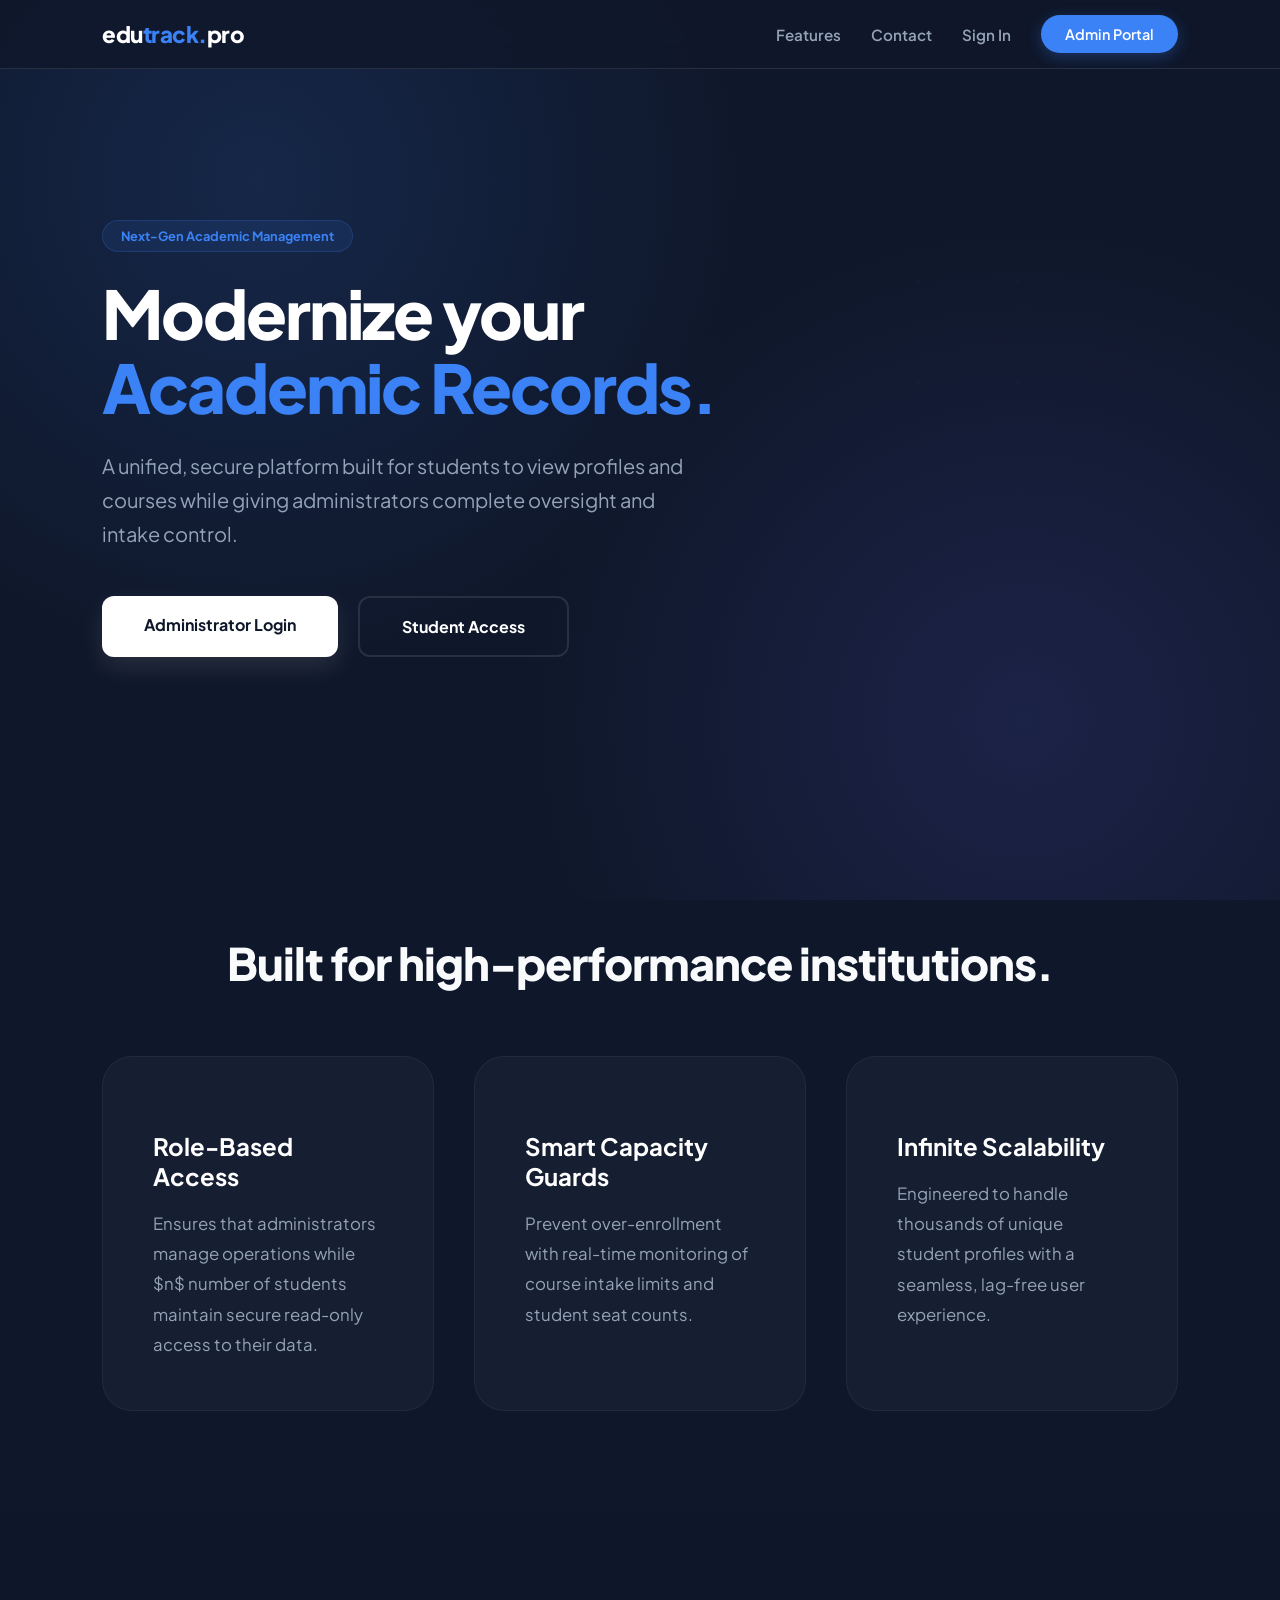
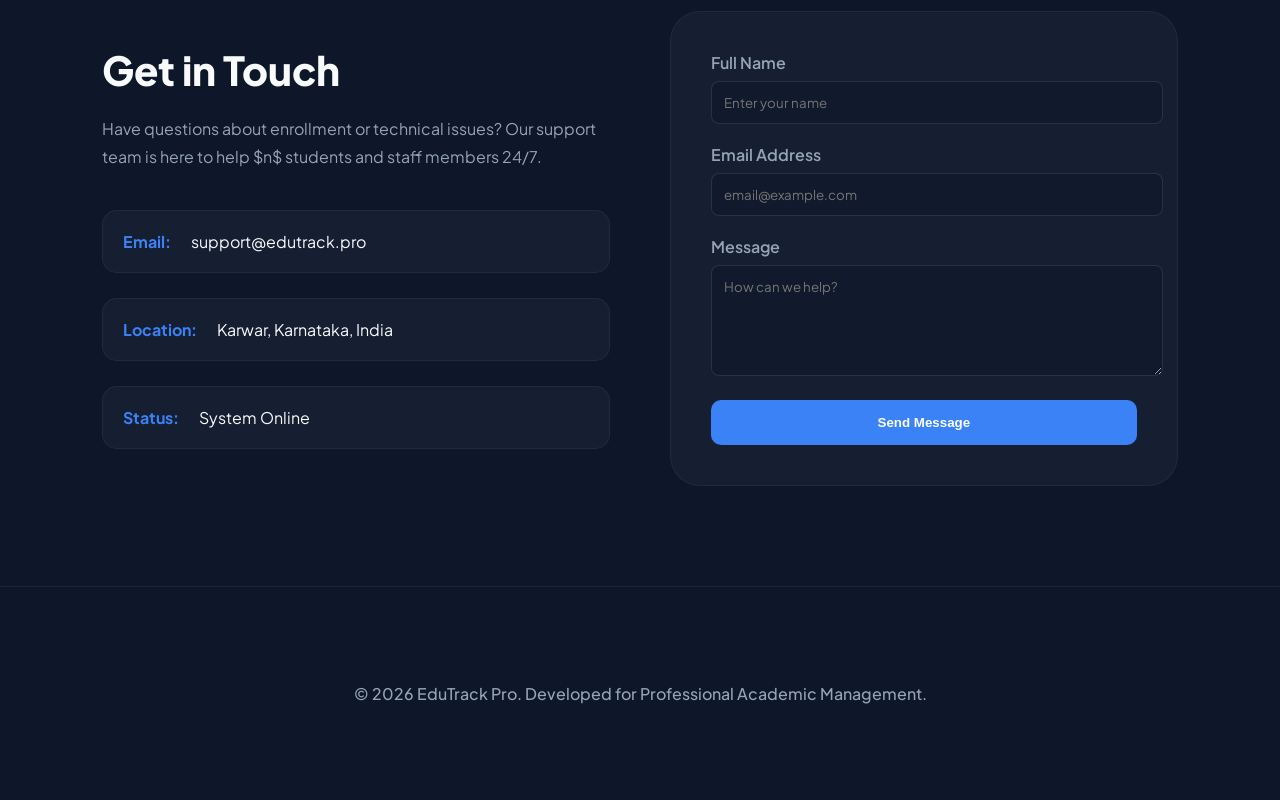
<file: src/main/resources/static/index.html>
<!DOCTYPE html>
<html lang="en"> <head>
    <meta charset="UTF-8">
    <meta name="viewport" content="width=device-width, initial-scale=1.0">
    <title>EduTrack Pro | Management Simplified</title>
    <link href="https://fonts.googleapis.com/css2?family=Plus+Jakarta+Sans:wght@400;500;600;800&display=swap" rel="stylesheet">
    <style>
        :root {
            --primary: #3b82f6;
            --secondary: #6366f1;
            --dark: #0f172a; /* Deep Navy for a modern feel */
            --text-muted: #94a3b8;
            --glass: rgba(15, 23, 42, 0.8);
            --card-bg: rgba(30, 41, 59, 0.5);
        }

        body {
            margin: 0;
            font-family: 'Plus Jakarta Sans', sans-serif;
            color: #f8fafc;
            background-color: var(--dark);
            overflow-x: hidden;
            /* Professional Gradient to fill the "empty" background */
            background-image: 
                radial-gradient(circle at 20% 20%, rgba(59, 130, 246, 0.15) 0%, transparent 40%),
                radial-gradient(circle at 80% 80%, rgba(99, 102, 241, 0.15) 0%, transparent 40%);
            background-attachment: fixed;
        }

        /* --- Professional Glassmorphism Navbar --- */
        nav {
            display: flex;
            justify-content: space-between;
            align-items: center;
            padding: 15px 8%;
            background: var(--glass);
            backdrop-filter: blur(12px);
            border-bottom: 1px solid rgba(255, 255, 255, 0.1);
            position: fixed;
            top: 0; width: 84%; 
            z-index: 1000;
        }

        .logo { 
            font-size: 1.4rem; 
            font-weight: 800; 
            color: #fff; 
            letter-spacing: -0.5px;
            text-transform: lowercase;
        }
        .logo span { color: var(--primary); }

        .nav-links { display: flex; align-items: center; gap: 30px; }

        .nav-links a {
            text-decoration: none;
            color: var(--text-muted);
            font-weight: 600;
            font-size: 0.95rem;
            transition: 0.3s;
        }

        .nav-links a:hover { color: #fff; }

        .btn-nav {
            background: var(--primary);
            color: white !important;
            padding: 10px 24px;
            border-radius: 50px;
            font-size: 0.9rem !important;
            box-shadow: 0 4px 15px rgba(59, 130, 246, 0.3);
        }

        /* --- Enhanced Hero Section --- */
        .hero {
            position: relative;
            padding: 220px 8% 140px;
            min-height: 40vh;
            display: flex;
            align-items: center;
            text-align: left;
        }

        .hero::after {
            content: "";
            position: absolute;
            top: 10%; right: 5%;
            width: 500px; height: 500px;
            background: url("data:image/svg+xml,%3Csvg width='100' height='100' viewBox='0 0 100 100' xmlns='http://www.w3.org/2000/svg'%3E%3Ccircle cx='2' cy='2' r='1' fill='%23ffffff' fill-opacity='0.05'/%3E%3C/svg%3E");
            mask-image: radial-gradient(circle, black, transparent 70%);
            z-index: 0;
        }

        .hero-content { flex: 1; z-index: 1; position: relative; }

        .hero-content span.badge {
            background: rgba(59, 130, 246, 0.1);
            color: var(--primary);
            padding: 7px 18px;
            border-radius: 50px;
            font-size: 0.8rem;
            font-weight: 700;
            margin-bottom: 24px;
            display: inline-block;
            border: 1px solid rgba(59, 130, 246, 0.2);
        }

        .hero-content h1 { 
            font-size: 4.2rem; 
            line-height: 1.1; 
            margin: 0 0 25px; 
            font-weight: 800;
            color: #fff;
            letter-spacing: -2px;
        }

        .hero-content p { 
            font-size: 1.25rem; 
            color: var(--text-muted); 
            margin-bottom: 45px; 
            max-width: 600px; 
            line-height: 1.7;
        }

        /* --- Modern Action Buttons --- */
        .cta-group { display: flex; gap: 20px; }

        .btn {
            padding: 18px 42px;
            border-radius: 12px;
            font-weight: 700;
            text-decoration: none;
            transition: all 0.3s cubic-bezier(0.4, 0, 0.2, 1);
            display: inline-block;
            font-size: 1rem;
        }

        .btn-admin { 
            background: #fff; 
            color: var(--dark); 
            box-shadow: 0 10px 25px rgba(255, 255, 255, 0.1);
        }
        
        .btn-admin:hover { 
            transform: translateY(-4px); 
            background: var(--primary);
            color: #fff;
            box-shadow: 0 15px 35px rgba(59, 130, 246, 0.4);
        }

        .btn-student { 
            background: transparent; 
            color: #fff; 
            border: 2px solid rgba(255, 255, 255, 0.1);
        }

        .btn-student:hover { 
            border-color: #fff;
            transform: translateY(-4px);
            background: rgba(255, 255, 255, 0.05);
        }

        /* --- Modern Features Section --- */
        .features { padding: 100px 8% 100px; text-align: center; }
        .features h2 { font-size: 2.8rem; font-weight: 800; margin-bottom: 65px; letter-spacing: -1px; }

        .grid {
            display: grid;
            grid-template-columns: repeat(auto-fit, minmax(320px, 1fr));
            gap: 40px;
        }

        .card {
            padding: 50px;
            border-radius: 30px;
            background: var(--card-bg);
            backdrop-filter: blur(10px);
            border: 1px solid rgba(255, 255, 255, 0.05);
            transition: 0.4s ease;
            text-align: left;
        }

        .card:hover { 
            border-color: var(--primary); 
            background: rgba(30, 41, 59, 0.8);
            transform: translateY(-10px) scale(1.02);
            box-shadow: 0 30px 60px rgba(0,0,0,0.3);
        }

        .card h3 { font-size: 1.5rem; color: #fff; margin-bottom: 18px; font-weight: 700; }
        .card p { color: var(--text-muted); line-height: 1.8; font-size: 1.05rem; margin: 0; }

        /* --- Contact Section --- */
        .contact-section {
            padding: 100px 8%;
            background: rgba(15, 23, 42, 0.3);
        }

        .contact-container {
            display: grid;
            grid-template-columns: 1fr 1fr;
            gap: 60px;
            align-items: start;
        }

        .contact-info h2 { font-size: 2.5rem; font-weight: 800; margin-bottom: 20px; }
        .contact-info p { color: var(--text-muted); margin-bottom: 40px; line-height: 1.7; }

        .info-box {
            display: flex;
            align-items: center;
            gap: 20px;
            margin-bottom: 25px;
            background: var(--card-bg);
            padding: 20px;
            border-radius: 15px;
            border: 1px solid rgba(255, 255, 255, 0.05);
        }

        .info-box span { font-weight: 700; color: var(--primary); }

        .contact-form {
            background: var(--card-bg);
            padding: 40px;
            border-radius: 30px;
            border: 1px solid rgba(255, 255, 255, 0.05);
            backdrop-filter: blur(10px);
        }

        .form-group { margin-bottom: 20px; }
        .form-group label { display: block; margin-bottom: 8px; font-weight: 600; color: var(--text-muted); }

        .form-group input, .form-group textarea {
            width: 100%;
            padding: 12px;
            background: rgba(15, 23, 42, 0.5);
            border: 1px solid rgba(255, 255, 255, 0.1);
            border-radius: 8px;
            color: #fff;
            font-family: inherit;
        }

        .btn-submit {
            width: 100%;
            background: var(--primary);
            color: white;
            border: none;
            padding: 15px;
            border-radius: 10px;
            font-weight: 700;
            cursor: pointer;
            transition: 0.3s;
        }

        .btn-submit:hover { background: var(--secondary); transform: scale(1.02); }

        /* Status Messages - Note: In 'static' folder, these will require JS or a redirect */
        .alert {
            padding: 15px;
            margin-bottom: 20px;
            border-radius: 8px;
            font-weight: 600;
            text-align: center;
        }
        .alert-success { background: rgba(34, 197, 94, 0.2); color: #4ade80; border: 1px solid rgba(34, 197, 94, 0.3); }
        .alert-error { background: rgba(239, 68, 68, 0.2); color: #f87171; border: 1px solid rgba(239, 68, 68, 0.3); }

        footer {
            padding: 80px 8%;
            background: rgba(15, 23, 42, 0.9);
            border-top: 1px solid rgba(255, 255, 255, 0.05);
            color: var(--text-muted);
            text-align: center;
            font-weight: 500;
        }

        @media (max-width: 900px) {
            .contact-container { grid-template-columns: 1fr; }
        }
        /* Toast Notification Styles */
.toast {
    visibility: hidden;
    min-width: 250px;
    background-color: var(--primary); /* Uses your blue primary color */
    color: #fff;
    text-align: center;
    border-radius: 12px;
    padding: 16px;
    position: fixed;
    z-index: 2000;
    left: 50%;
    bottom: 30px;
    transform: translateX(-50%);
    font-weight: 600;
    box-shadow: 0 10px 30px rgba(59, 130, 246, 0.4);
    opacity: 0;
    transition: opacity 0.5s, bottom 0.5s;
}

.toast.show {
    visibility: visible;
    opacity: 1;
    bottom: 50px;
}
    </style>
</head>
<body>

    <nav>
        <div class="logo">edu<span>track.</span>pro</div>
        <div class="nav-links">
            <a href="#features">Features</a>
            <a href="#contact">Contact</a>
            <a href="/login">Sign In</a>
            <a href="/admin/login" class="btn-nav">Admin Portal</a>
        </div>
    </nav>

    <header class="hero">
        <div class="hero-content">
            <span class="badge">Next-Gen Academic Management</span>
            <h1>Modernize your <br><span style="color: var(--primary);">Academic Records.</span></h1>
            <p>A unified, secure platform built for students to view profiles and courses while giving administrators complete oversight and intake control.</p>
            <div class="cta-group">
                <a href="/admin/login" class="btn btn-admin">Administrator Login</a>
                <a href="/login" class="btn btn-student">Student Access</a>
            </div>
        </div>
    </header>

    <section class="features" id="features">
        <h2>Built for high-performance institutions.</h2>
        <div class="grid">
            <div class="card">
                <h3>Role-Based Access</h3>
                <p>Ensures that administrators manage operations while $n$ number of students maintain secure read-only access to their data.</p>
            </div>
            <div class="card">
                <h3>Smart Capacity Guards</h3>
                <p>Prevent over-enrollment with real-time monitoring of course intake limits and student seat counts.</p>
            </div>
            <div class="card">
                <h3>Infinite Scalability</h3>
                <p>Engineered to handle thousands of unique student profiles with a seamless, lag-free user experience.</p>
            </div>
        </div>
    </section>

    <section class="contact-section" id="contact">
        <div class="contact-container">
            <div class="contact-info">
                <h2>Get in Touch</h2>
                <p>Have questions about enrollment or technical issues? Our support team is here to help $n$ students and staff members 24/7.</p>
                
                <div class="info-box">
                    <span>Email:</span> support@edutrack.pro
                </div>
                <div class="info-box">
                    <span>Location:</span> Karwar, Karnataka, India
                </div>
                <div class="info-box">
                    <span>Status:</span> System Online
                </div>
            </div>

            <form class="contact-form" action="/contact/send" method="post">
                <div class="form-group">
                    <label>Full Name</label>
                    <input type="text" name="name" placeholder="Enter your name" required>
                </div>
                <div class="form-group">
                    <label>Email Address</label>
                    <input type="email" name="email" placeholder="email@example.com" required>
                </div>
                <div class="form-group">
                    <label>Message</label>
                    <textarea name="message" rows="5" placeholder="How can we help?" required></textarea>
                </div>
                <button type="submit" class="btn-submit">Send Message</button>
            </form>
        </div>
    </section>
    <div id="toast" class="toast">Message sent successfully!</div>
    <footer>
        <p>&copy; 2026 EduTrack Pro. Developed for Professional Academic Management.</p>
    </footer>

</body>
<script>
    window.onload = function() {
        const urlParams = new URLSearchParams(window.location.search);
        const toast = document.getElementById("toast");

        if (urlParams.has('sent')) {
            // Show the Toast
            toast.className = "toast show";
            
            // Hide it after 4 seconds
            setTimeout(function() { 
                toast.className = toast.className.replace("show", ""); 
            }, 4000);

            // Clean the URL so it doesn't show again on refresh
            window.history.replaceState({}, document.title, window.location.pathname);
        }
    };
</script>
</html>
</file>
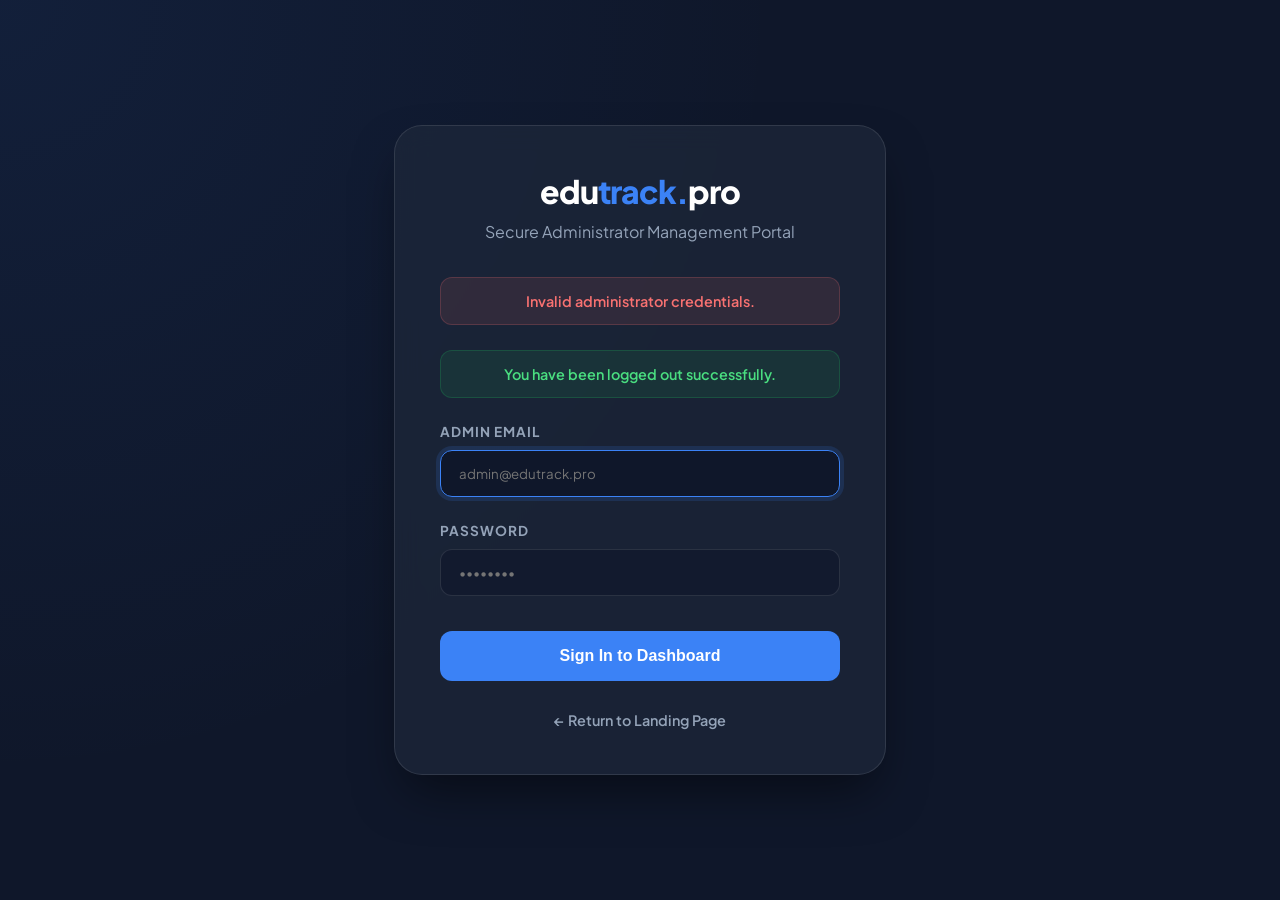
<file: src/main/resources/templates/login.html>
<!DOCTYPE html>
<html xmlns:th="http://www.thymeleaf.org">
<head>
    <meta charset="UTF-8">
    <title>Admin Login | EduTrack Pro</title>
    <link rel="stylesheet" th:href="@{/style.css}">
    <link href="https://fonts.googleapis.com/css2?family=Plus+Jakarta+Sans:wght@400;600;800&display=swap" rel="stylesheet">
    <style>
        :root {
            --primary: #3b82f6;
            --dark: #0f172a;
            --card-bg: rgba(30, 41, 59, 0.7);
        }

        body { 
            background-color: var(--dark); 
            background-image: radial-gradient(circle at 0% 0%, rgba(59, 130, 246, 0.08) 0%, transparent 50%);
            display: flex; 
            align-items: center; 
            justify-content: center; 
            height: 100vh; 
            margin: 0; 
            font-family: 'Plus Jakarta Sans', sans-serif;
            color: #fff;
        }

        .login-card { 
            background: var(--card-bg); 
            padding: 45px; 
            border-radius: 28px; 
            box-shadow: 0 25px 50px -12px rgba(0, 0, 0, 0.5);
            width: 100%; 
            max-width: 400px; 
            border: 1px solid rgba(255, 255, 255, 0.1);
            backdrop-filter: blur(12px);
        }

        .brand { 
            font-size: 2rem; 
            font-weight: 800; 
            color: #fff; 
            text-align: center; 
            margin-bottom: 10px; 
            letter-spacing: -1px;
        }
        .brand span { color: var(--primary); }

        .subtitle { 
            text-align: center; 
            color: #94a3b8; 
            font-size: 1rem; 
            margin-bottom: 35px; 
        }

        .input-group { margin-bottom: 25px; }

        .input-group label { 
            display: block; 
            margin-bottom: 10px; 
            font-weight: 700; 
            color: #94a3b8; 
            font-size: 0.85rem;
            text-transform: uppercase;
            letter-spacing: 1px;
        }

        .input-group input { 
            width: 100%; 
            padding: 14px 18px; 
            background-color: rgba(15, 23, 42, 0.6) !important;
            border: 1px solid rgba(255, 255, 255, 0.1) !important; 
            border-radius: 12px; 
            outline: none; 
            transition: 0.3s; 
            box-sizing: border-box; 
            color: #fff !important;
            font-family: inherit;
        }

        .input-group input:focus { 
            border-color: var(--primary) !important; 
            background-color: rgba(15, 23, 42, 0.9) !important;
            box-shadow: 0 0 0 4px rgba(59, 130, 246, 0.15); 
        }

        .login-btn { 
            width: 100%; 
            padding: 16px; 
            background: var(--primary); 
            color: white; 
            border: none; 
            border-radius: 12px; 
            font-size: 1rem; 
            font-weight: 700; 
            cursor: pointer; 
            transition: 0.3s; 
            margin-top: 10px;
        }

        .login-btn:hover { 
            opacity: 0.9;
            transform: translateY(-2px);
            box-shadow: 0 10px 15px -3px rgba(59, 130, 246, 0.3);
        }

        .alert { 
            padding: 14px; 
            border-radius: 12px; 
            margin-bottom: 25px; 
            font-size: 0.9rem; 
            text-align: center; 
            font-weight: 600;
        }

        .alert-error { 
            background: rgba(248, 113, 113, 0.1); 
            color: #f87171; 
            border: 1px solid rgba(248, 113, 113, 0.2); 
        }

        .alert-logout { 
            background: rgba(34, 197, 94, 0.1); 
            color: #4ade80; 
            border: 1px solid rgba(34, 197, 94, 0.2); 
        }

        .back-link {
            display: block;
            text-align: center;
            margin-top: 30px;
            color: #94a3b8;
            text-decoration: none;
            font-size: 0.9rem;
            font-weight: 600;
            transition: 0.3s;
        }
        .back-link:hover { color: #fff; }
    </style>
</head>
<body>

    <div class="login-card">
        <div class="brand">edu<span>track.</span>pro</div>
        <div class="subtitle">Secure Administrator Management Portal</div>

        <div th:if="${param.error}" class="alert alert-error">
            Invalid administrator credentials.
        </div>

        <div th:if="${param.logout}" class="alert alert-logout">
            You have been logged out successfully.
        </div>

        <form th:action="@{/login}" method="post">
            <div class="input-group">
                <label>Admin Email</label>
                <input type="text" name="username" placeholder="admin@edutrack.pro" required autofocus>
            </div>
            <div class="input-group">
                <label>Password</label>
                <input type="password" name="password" placeholder="••••••••" required>
            </div>
            <button type="submit" class="login-btn">Sign In to Dashboard</button>
        </form>

        <a href="/" class="back-link">← Return to Landing Page</a>
    </div>

</body>
</html>
</file>
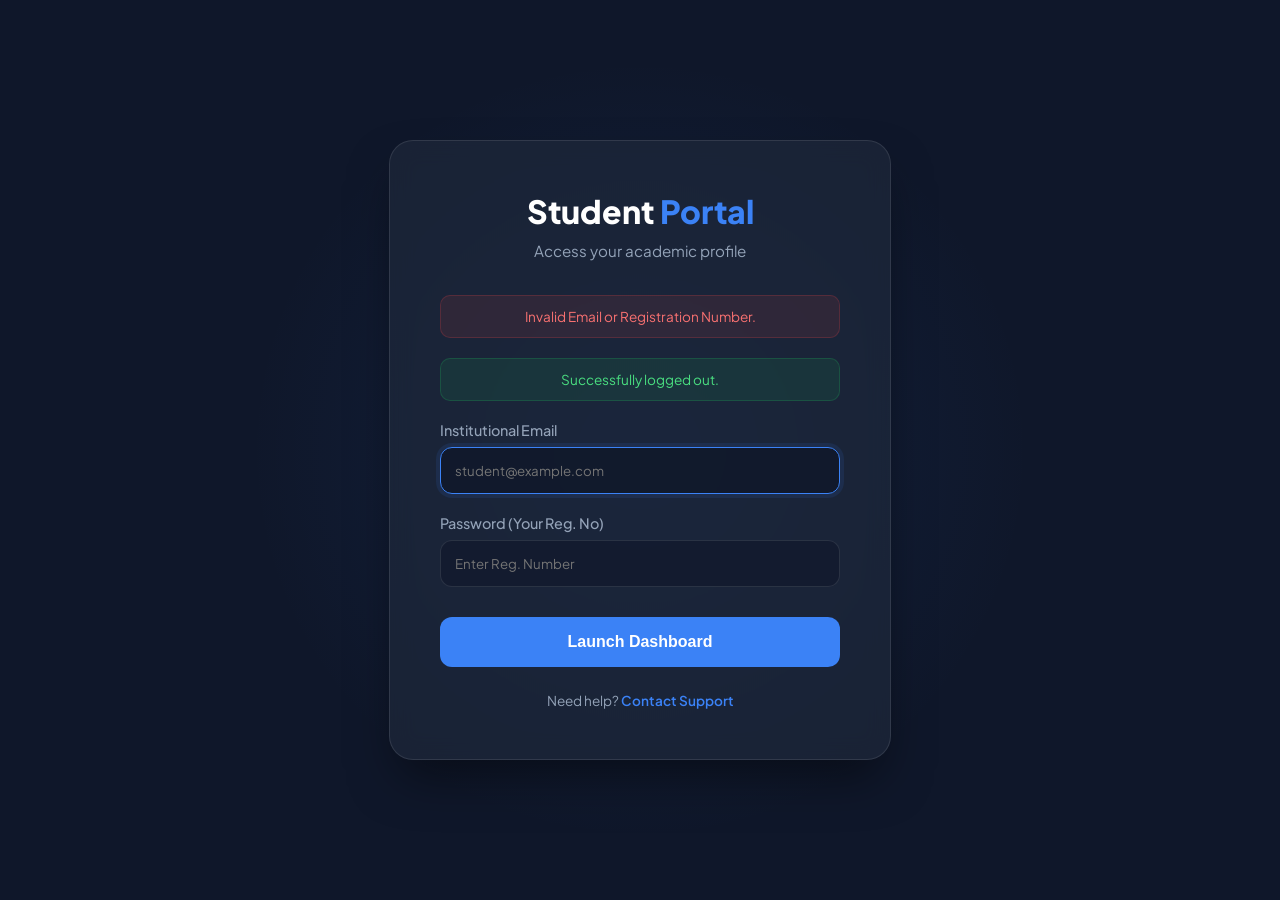
<file: src/main/resources/templates/student-login.html>
<!DOCTYPE html>
<html xmlns:th="http://www.thymeleaf.org">
<head>
    <meta charset="UTF-8">
    <meta name="viewport" content="width=device-width, initial-scale=1.0">
    <title>Student Portal | EduTrack Pro</title>
    <link href="https://fonts.googleapis.com/css2?family=Plus+Jakarta+Sans:wght@400;600;800&display=swap" rel="stylesheet">
    <style>
        :root {
            --primary: #3b82f6;
            --dark: #0f172a;
            --card-bg: rgba(30, 41, 59, 0.7);
        }

        body {
            margin: 0;
            font-family: 'Plus Jakarta Sans', sans-serif;
            background-color: var(--dark);
            background-image: radial-gradient(circle at 50% 50%, rgba(59, 130, 246, 0.1) 0%, transparent 50%);
            height: 100vh;
            display: flex;
            align-items: center;
            justify-content: center;
            color: #fff;
        }

        .login-card {
            background: var(--card-bg);
            padding: 50px;
            border-radius: 24px;
            width: 100%;
            max-width: 400px;
            backdrop-filter: blur(12px);
            border: 1px solid rgba(255, 255, 255, 0.1);
            box-shadow: 0 25px 50px -12px rgba(0, 0, 0, 0.5);
        }

        .login-header { text-align: center; margin-bottom: 35px; }
        .login-header h2 { font-size: 2rem; margin: 0; font-weight: 800; color: #fff; }
        .login-header p { color: #94a3b8; margin-top: 10px; font-size: 0.95rem; }
        .login-header span { color: var(--primary); }

        .form-group { margin-bottom: 20px; }
        label { display: block; margin-bottom: 8px; color: #94a3b8; font-size: 0.9rem; font-weight: 500; }

        input {
            width: 100%;
            padding: 14px;
            background: rgba(15, 23, 42, 0.6);
            border: 1px solid rgba(255, 255, 255, 0.1);
            border-radius: 12px;
            color: #fff;
            box-sizing: border-box;
            transition: 0.3s;
            font-family: inherit;
        }

        input:focus {
            outline: none;
            border-color: var(--primary);
            background: rgba(15, 23, 42, 0.8);
            box-shadow: 0 0 0 4px rgba(59, 130, 246, 0.1);
        }

        .btn-login {
            width: 100%;
            padding: 16px;
            background: var(--primary);
            color: white;
            border: none;
            border-radius: 12px;
            font-weight: 700;
            cursor: pointer;
            font-size: 1rem;
            margin-top: 10px;
            transition: 0.3s;
        }

        .btn-login:hover { 
            transform: translateY(-2px); 
            box-shadow: 0 10px 20px rgba(59, 130, 246, 0.3);
            background: #2563eb;
        }

        .alert {
            padding: 12px;
            border-radius: 10px;
            text-align: center;
            margin-bottom: 20px;
            font-size: 0.85rem;
            border: 1px solid;
        }
        .alert-error {
            background: rgba(239, 68, 68, 0.1);
            color: #f87171;
            border-color: rgba(239, 68, 68, 0.2);
        }
        .alert-logout {
            background: rgba(34, 197, 94, 0.1);
            color: #4ade80;
            border-color: rgba(34, 197, 94, 0.2);
        }

        .back-link {
            text-align: center;
            margin-top: 25px;
            font-size: 0.85rem;
            color: #94a3b8;
        }
        .back-link a { color: var(--primary); text-decoration: none; font-weight: 600; }
    </style>
</head>
<body>

    <div class="login-card">
        <div class="login-header">
            <h2>Student <span>Portal</span></h2>
            <p>Access your academic profile</p>
        </div>

        <div th:if="${param.error}" class="alert alert-error">
            Invalid Email or Registration Number.
        </div>

        <div th:if="${param.logout}" class="alert alert-logout">
            Successfully logged out.
        </div>

        <form th:action="@{/login}" method="post">
            <div class="form-group">
                <label>Institutional Email</label>
                <input type="email" name="username" placeholder="student@example.com" required autofocus>
            </div>
            <div class="form-group">
                <label>Password (Your Reg. No)</label>
                <input type="password" name="password" placeholder="Enter Reg. Number" required>
            </div>
            <button type="submit" class="btn-login">Launch Dashboard</button>
        </form>

        <div class="back-link">
            Need help? <a href="/#contact">Contact Support</a>
        </div>
    </div>

</body>
</html>
</file>
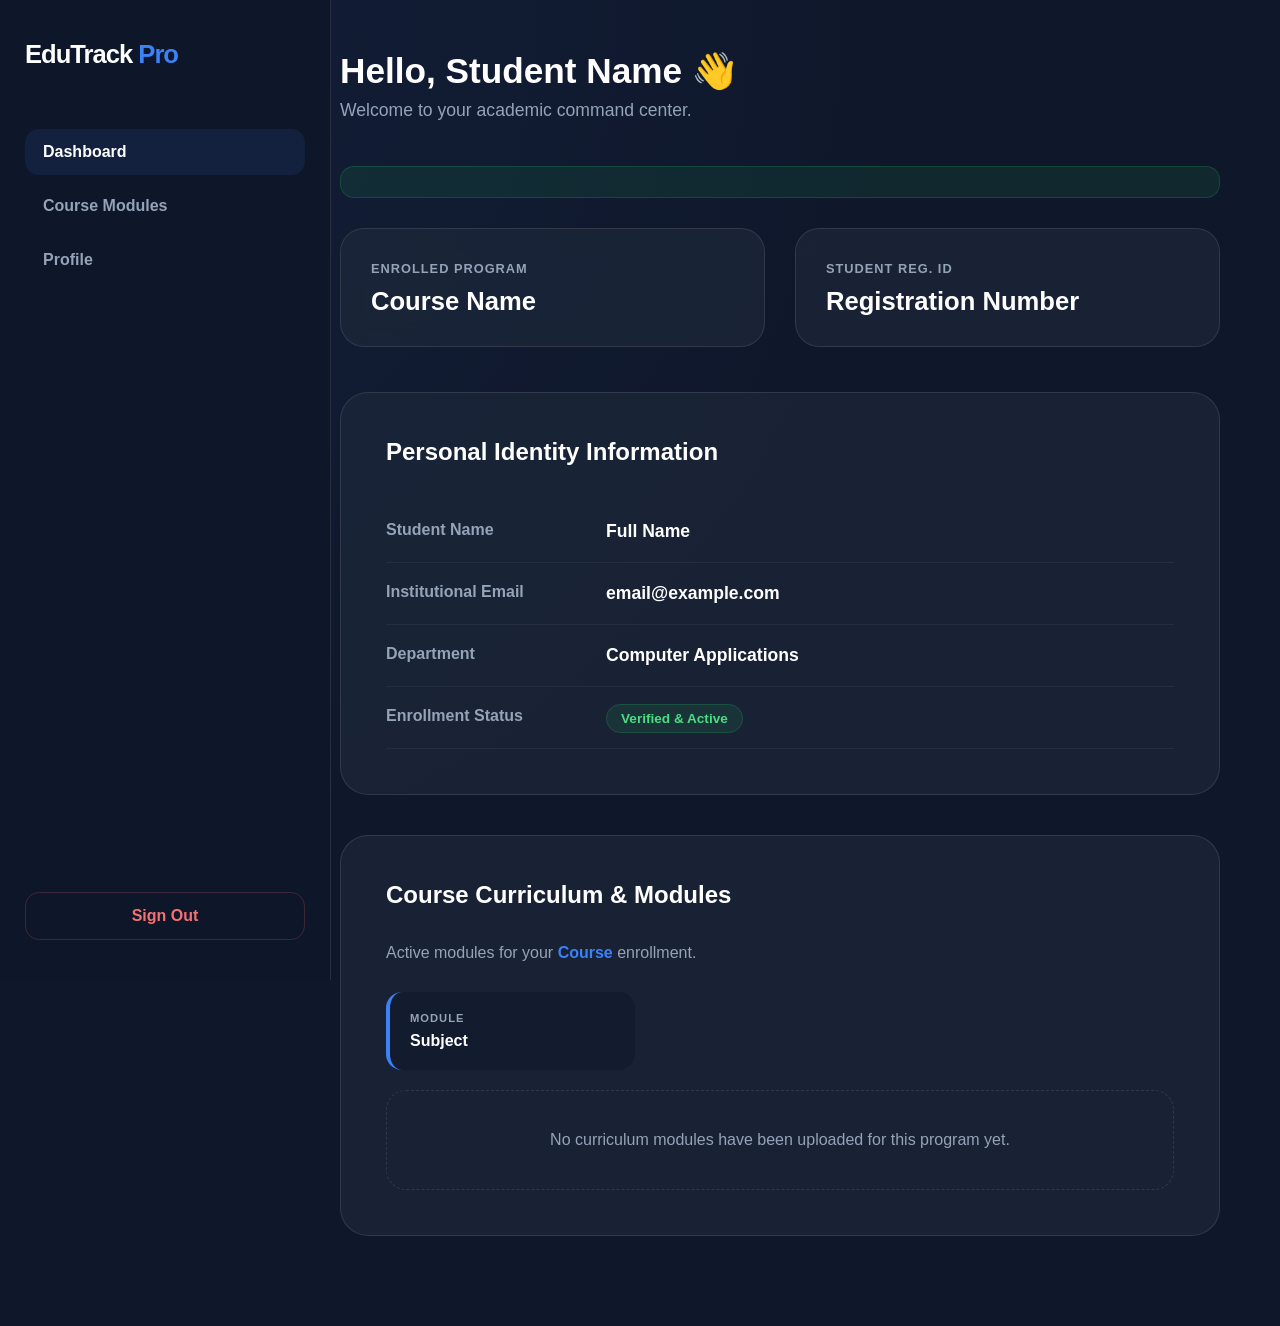
<file: src/main/resources/templates/student_dashboard.html>
<!DOCTYPE html>
<html xmlns:th="http://www.thymeleaf.org">
<head>
    <meta charset="UTF-8">
    <meta name="viewport" content="width=device-width, initial-scale=1.0">
    <title>Student Dashboard | EduTrack Pro</title>
    <link rel="stylesheet" th:href="@{/style.css}">
    <style>
        :root {
            --primary: #3b82f6;
            --dark: #0f172a;
            --card-bg: rgba(30, 41, 59, 0.7);
        }

        html { scroll-behavior: smooth; }

        body {
            margin: 0;
            font-family: 'Plus Jakarta Sans', sans-serif;
            background-color: var(--dark);
            background-image: radial-gradient(circle at 0% 0%, rgba(59, 130, 246, 0.08) 0%, transparent 50%);
            color: #fff;
            display: flex;
            min-height: 100vh;
        }

        /* Sidebar Navigation */
        .sidebar {
            width: 280px;
            background: rgba(15, 23, 42, 0.95);
            border-right: 1px solid rgba(255, 255, 255, 0.1);
            padding: 40px 25px;
            display: flex;
            flex-direction: column;
            backdrop-filter: blur(10px);
            position: fixed;
            height: 100vh;
        }

        .logo { 
            font-size: 1.6rem; 
            font-weight: 800; 
            margin-bottom: 60px; 
            color: #fff;
            letter-spacing: -1px;
        }
        .logo span { color: var(--primary); }

        .nav-links { flex: 1; }
        .nav-item { 
            display: flex;
            align-items: center;
            padding: 14px 18px; 
            border-radius: 14px; 
            color: #94a3b8; 
            text-decoration: none; 
            margin-bottom: 8px; 
            transition: 0.3s;
            font-weight: 600;
        }
        .nav-item:hover, .nav-item.active { 
            background: rgba(59, 130, 246, 0.1); 
            color: #fff; 
        }

        .btn-logout { 
            padding: 14px;
            border-radius: 14px;
            color: #f87171;
            text-decoration: none;
            font-weight: 700;
            text-align: center;
            border: 1px solid rgba(248, 113, 113, 0.2);
            transition: 0.3s;
        }
        .btn-logout:hover { background: rgba(248, 113, 113, 0.1); }

        /* Main Dashboard Area */
        .main-content { flex: 1; padding: 50px 60px; margin-left: 280px; }
        
        .welcome-header { margin-bottom: 45px; }
        .welcome-header h1 { font-size: 2.2rem; font-weight: 800; margin: 0; }
        .welcome-header p { color: #94a3b8; margin-top: 8px; font-size: 1.1rem; }

        /* Success Message Styling */
        .alert-success {
            background: rgba(34, 197, 94, 0.1);
            color: #4ade80;
            padding: 15px 25px;
            border-radius: 14px;
            border: 1px solid rgba(34, 197, 94, 0.2);
            margin-bottom: 30px;
            font-weight: 600;
        }

        /* Status Cards */
        .top-cards { display: grid; grid-template-columns: repeat(2, 1fr); gap: 30px; margin-bottom: 45px; }
        .card {
            background: var(--card-bg);
            padding: 30px;
            border-radius: 24px;
            border: 1px solid rgba(255, 255, 255, 0.1);
            backdrop-filter: blur(12px);
            transition: 0.3s;
        }
        .card:hover { transform: translateY(-5px); border-color: var(--primary); }
        .card label { color: #94a3b8; font-size: 0.8rem; font-weight: 600; text-transform: uppercase; letter-spacing: 1px; }
        .card .value { display: block; font-size: 1.6rem; font-weight: 800; margin-top: 10px; color: #fff; }

        /* Sections */
        .details-section {
            background: var(--card-bg);
            border-radius: 28px;
            padding: 45px;
            border: 1px solid rgba(255, 255, 255, 0.1);
            margin-bottom: 40px;
        }
        .details-section h2 { font-size: 1.5rem; margin-top: 0; margin-bottom: 35px; color: #fff; }

        .info-row { display: flex; padding: 20px 0; border-bottom: 1px solid rgba(255, 255, 255, 0.05); }
        .info-label { width: 220px; color: #94a3b8; font-weight: 600; font-size: 1rem; }
        .info-data { font-weight: 600; color: #fff; font-size: 1.1rem; }

        /* Module Specific Cards */
        .module-grid { display: grid; grid-template-columns: repeat(auto-fill, minmax(240px, 1fr)); gap: 20px; }
        .module-card {
            background: rgba(15, 23, 42, 0.5);
            padding: 20px;
            border-radius: 16px;
            border-left: 4px solid var(--primary);
            transition: 0.3s;
        }
        .module-card:hover { background: rgba(59, 130, 246, 0.1); }

        .status-badge {
            background: rgba(34, 197, 94, 0.1);
            color: #4ade80;
            padding: 6px 14px;
            border-radius: 50px;
            font-size: 0.85rem;
            border: 1px solid rgba(34, 197, 94, 0.2);
        }
    </style>
</head>
<body>

    <nav class="sidebar">
        <div class="logo">EduTrack <span>Pro</span></div>
        <div class="nav-links">
            <a href="#" class="nav-item active">Dashboard</a>
            <a href="#modules" class="nav-item">Course Modules</a>
            <a href="#profile" class="nav-item">Profile</a>
        </div>
        <a th:href="@{/logout}" class="btn-logout">Sign Out</a>
    </nav>

    <main class="main-content">
        <header class="welcome-header">
            <h1>Hello, <span th:text="${student.name}">Student Name</span> 👋</h1>
            <p>Welcome to your academic command center.</p>
        </header>

        <div th:if="${successMsg}" class="alert-success" th:text="${successMsg}"></div>

        <section class="top-cards">
            <div class="card">
                <label>Enrolled Program</label>
                <span class="value" th:text="${student.course}">Course Name</span>
            </div>
            <div class="card">
                <label>Student Reg. ID</label>
                <span class="value" th:text="${student.regNo}">Registration Number</span>
            </div>
        </section>

        <section id="profile" class="details-section">
            <h2>Personal Identity Information</h2>
            <div class="info-row">
                <div class="info-label">Student Name</div>
                <div class="info-data" th:text="${student.name}">Full Name</div>
            </div>
            <div class="info-row">
                <div class="info-label">Institutional Email</div>
                <div class="info-data" th:text="${student.email}">email@example.com</div>
            </div>
            <div class="info-row">
                <div class="info-label">Department</div>
                <div class="info-data">Computer Applications</div>
            </div>
            <div class="info-row">
                <div class="info-label">Enrollment Status</div>
                <div class="info-data">
                    <span class="status-badge">Verified & Active</span>
                </div>
            </div>
        </section>

        <section id="modules" class="details-section">
            <h2>Course Curriculum & Modules</h2>
            <p style="color: #94a3b8; margin-bottom: 30px;">
                Active modules for your <span th:text="${student.course}" style="color: var(--primary); font-weight: bold;">Course</span> enrollment.
            </p>

            <div class="module-grid">
                <div th:if="${studentCourse != null && studentCourse.courseSyllabus != null}" 
                     th:each="subject : ${#strings.arraySplit(studentCourse.courseSyllabus, ',')}" 
                     class="module-card">
                    <div style="font-size: 0.7rem; font-weight: 800; color: #94a3b8; margin-bottom: 8px; letter-spacing: 1px;">MODULE</div>
                    <div th:text="${subject.trim()}" style="font-weight: 700; color: #fff; font-size: 1rem;">Subject</div>
                </div>

                <div th:unless="${studentCourse != null && studentCourse.courseSyllabus != null}" 
                     style="grid-column: 1/-1; text-align: center; color: #94a3b8; padding: 40px; border: 1px dashed rgba(255,255,255,0.1); border-radius: 20px;">
                    No curriculum modules have been uploaded for this program yet.
                </div>
            </div>
        </section>
    </main>

</body>
</html>
</file>
